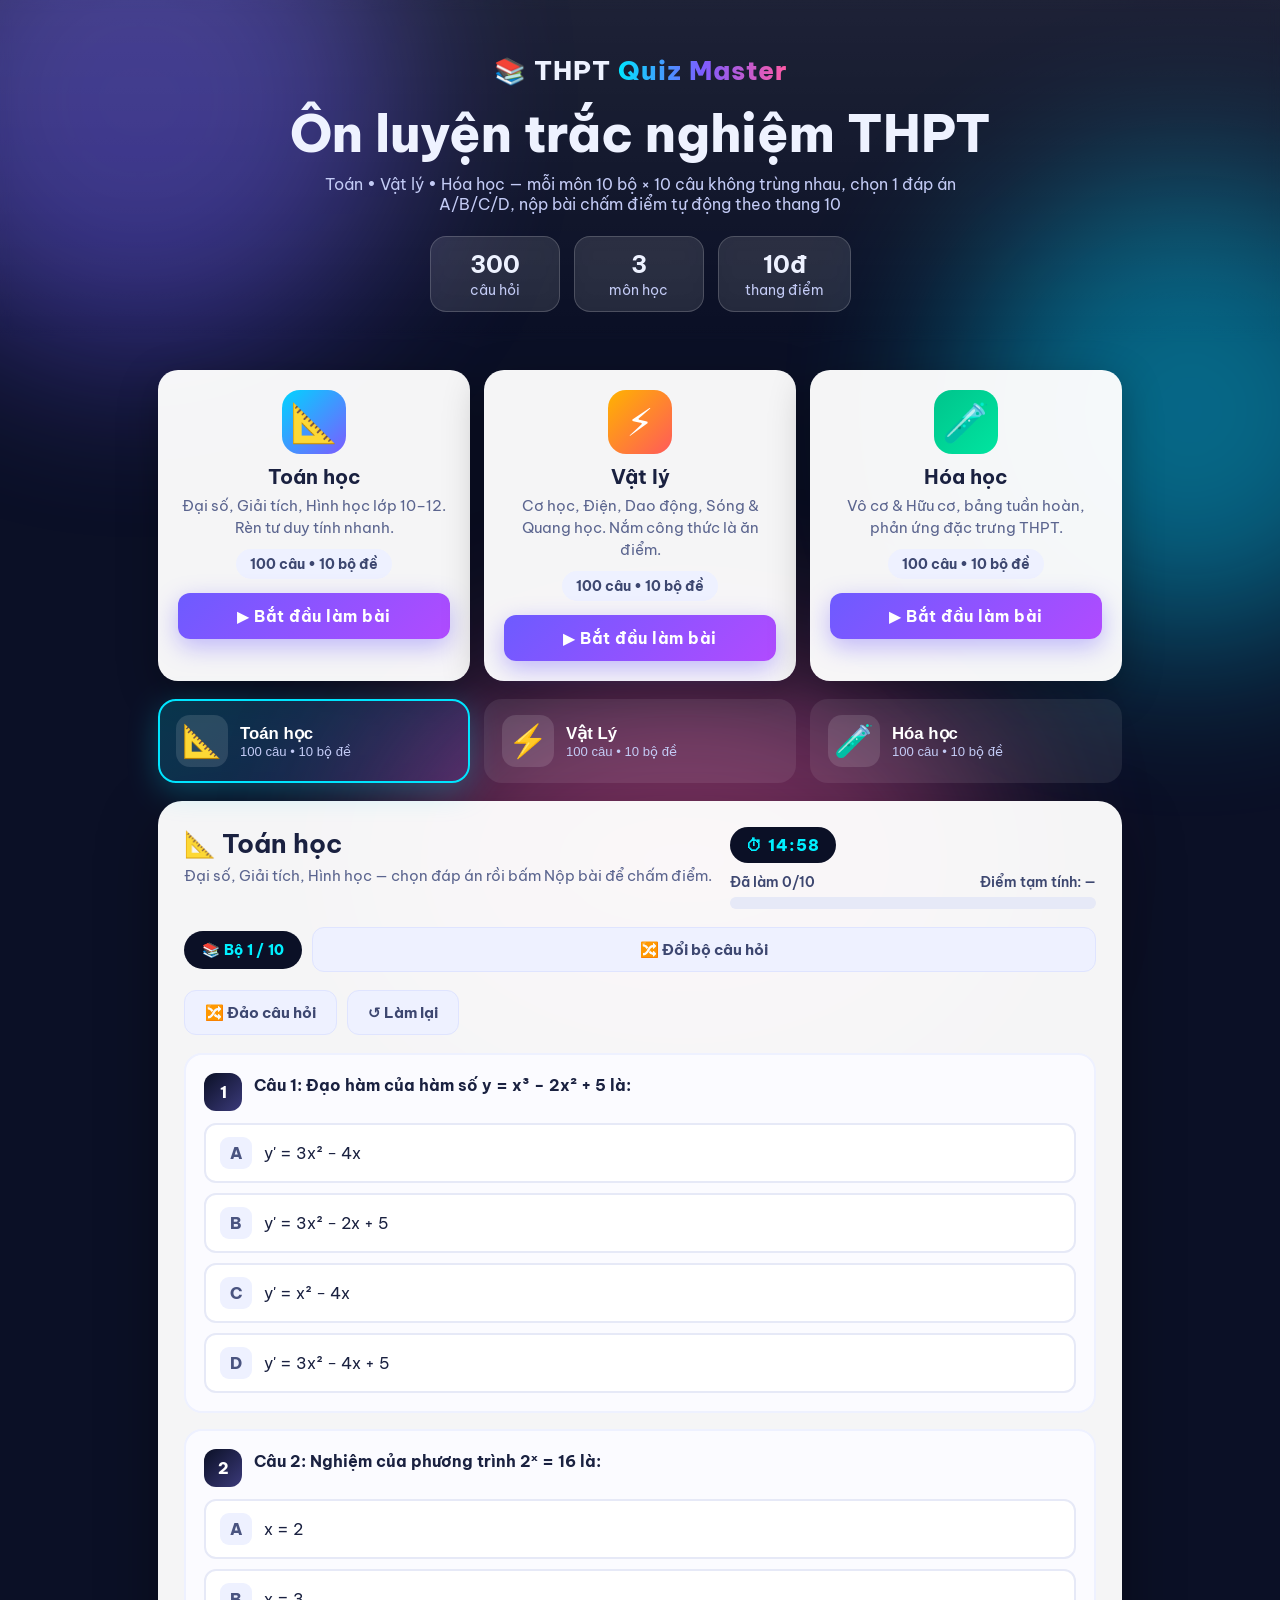
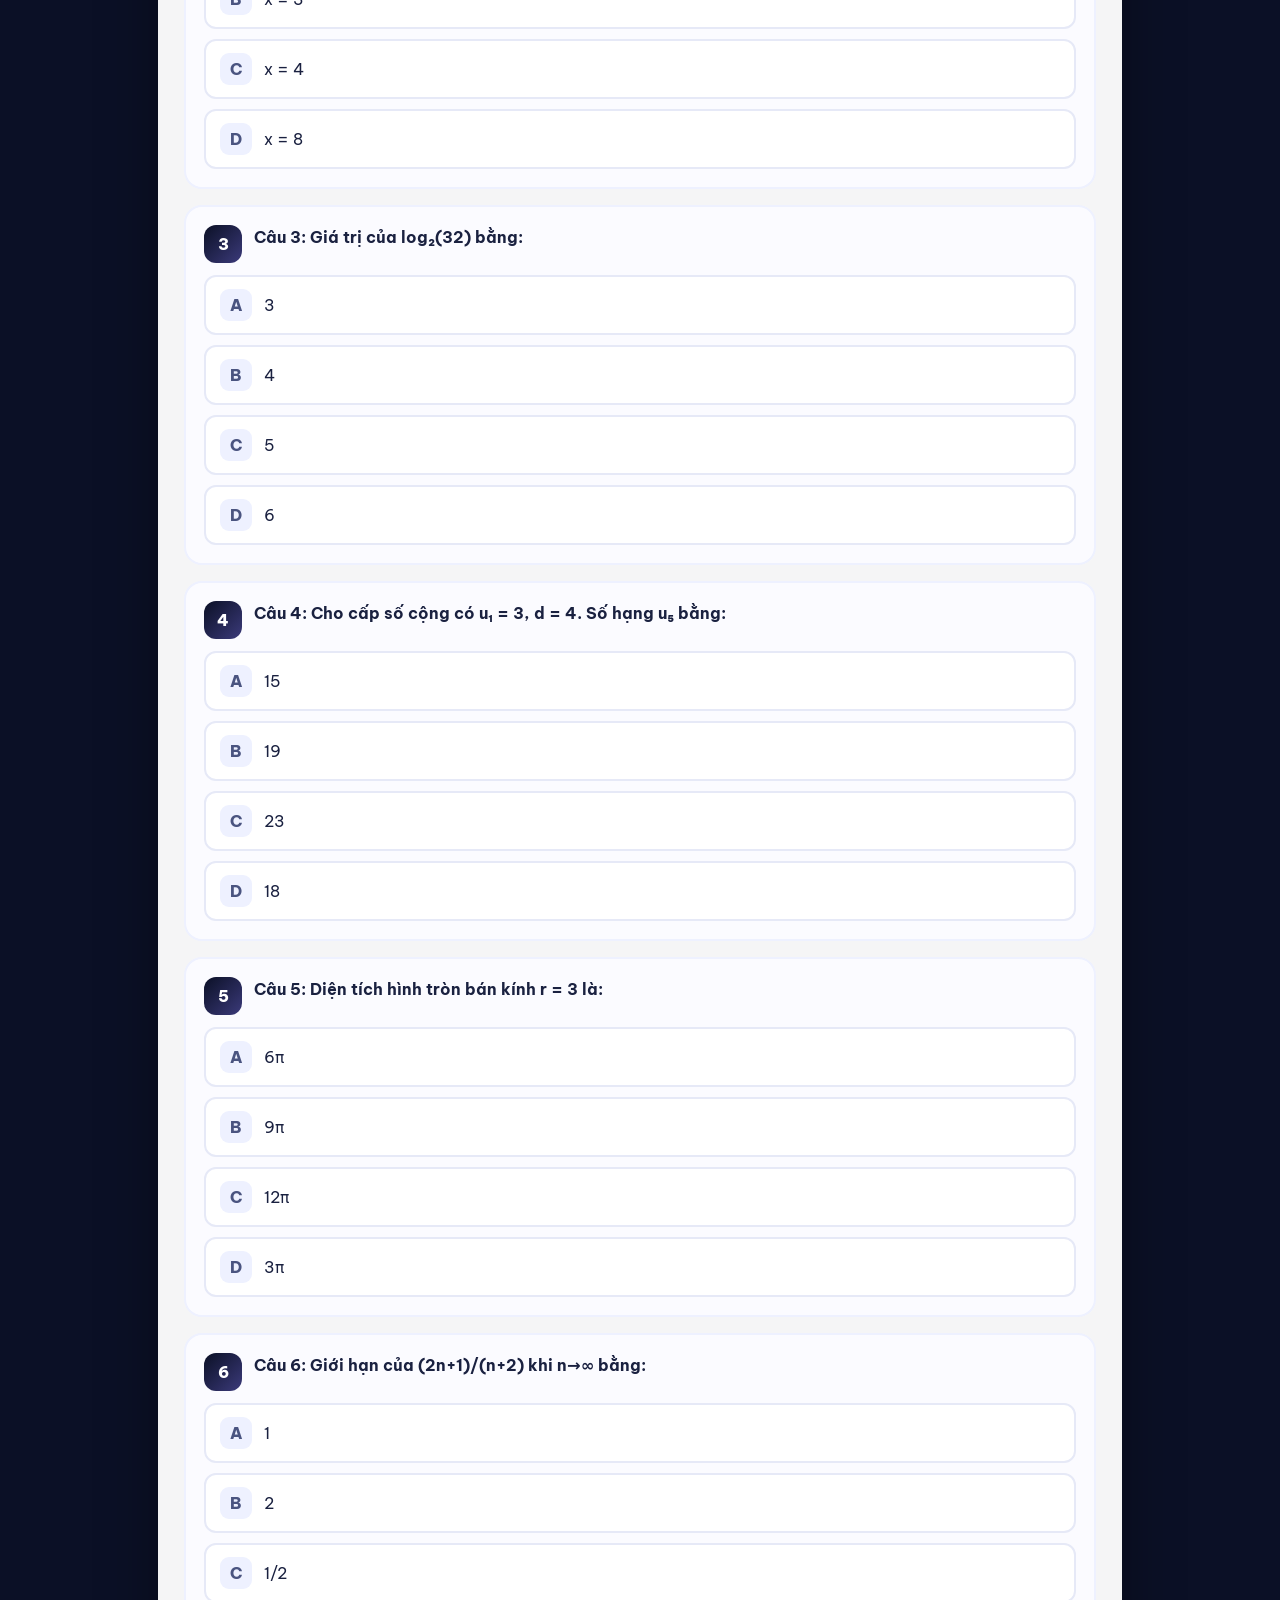
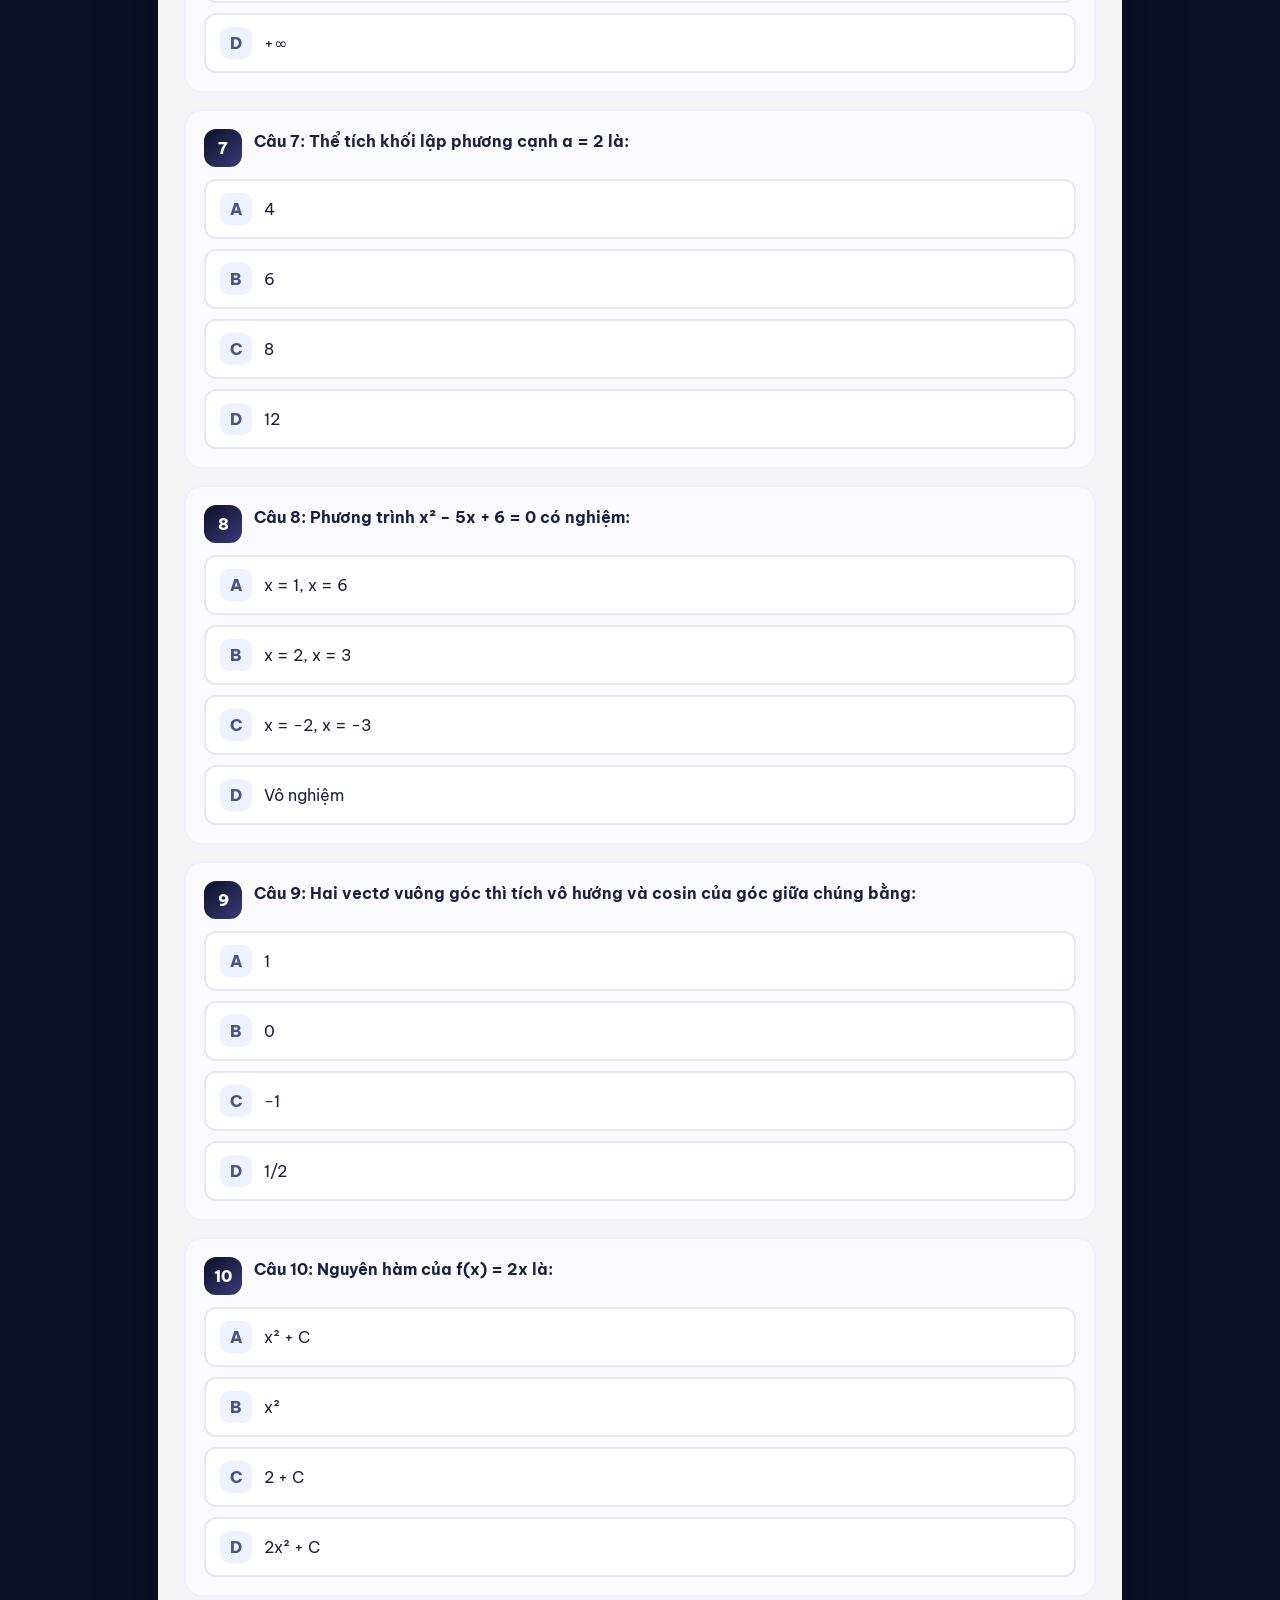
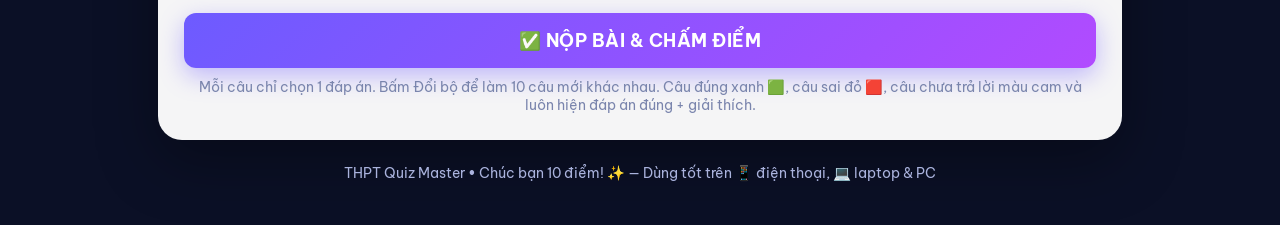
<file: index.html>
<!DOCTYPE html>
<html lang="vi">
<head>
<meta charset="UTF-8">
<meta name="viewport" content="width=device-width, initial-scale=1.0">
<title>THPT Quiz Master — Trắc nghiệm Toán • Lý • Hóa</title>
<link rel="stylesheet" href="style.css">
<link rel="preconnect" href="https://fonts.googleapis.com">
<link href="https://fonts.googleapis.com/css2?family=Be+Vietnam+Pro:wght@400;500;600;700;800&display=swap" rel="stylesheet">
</head>
<body>
<div class="bg-blob b1"></div>
<div class="bg-blob b2"></div>
<div class="bg-blob b3"></div>

<header class="hero">
  <div class="hero-inner">
    <div class="logo">📚 THPT <span>Quiz Master</span></div>
    <h1>Ôn luyện trắc nghiệm THPT</h1>
    <p>Toán • Vật lý • Hóa học — mỗi môn 10 bộ × 10 câu không trùng nhau, chọn 1 đáp án A/B/C/D, nộp bài chấm điểm tự động theo thang 10</p>
    <div class="stats">
      <div class="stat"><strong id="statTotal">300</strong><span>câu hỏi</span></div>
      <div class="stat"><strong>3</strong><span>môn học</span></div>
      <div class="stat"><strong>10đ</strong><span>thang điểm</span></div>
    </div>
  </div>
</header>

<main class="container">
  <!-- Khu vực chuyển đổi 3 môn: mỗi môn có biểu tượng, mô tả, nút bắt đầu -->
  <section class="cards" id="subjectCards">
    <div class="card">
      <div class="card-icon math">📐</div>
      <h3>Toán học</h3>
      <p>Đại số, Giải tích, Hình học lớp 10–12. Rèn tư duy tính nhanh.</p>
      <div class="card-meta" id="cardCountToan">100 câu • 10 bộ đề</div>
      <button class="btn primary" data-goto="toan">▶ Bắt đầu làm bài</button>
    </div>
    <div class="card">
      <div class="card-icon phys">⚡</div>
      <h3>Vật lý</h3>
      <p>Cơ học, Điện, Dao động, Sóng & Quang học. Nắm công thức là ăn điểm.</p>
      <div class="card-meta" id="cardCountLy">100 câu • 10 bộ đề</div>
      <button class="btn primary" data-goto="ly">▶ Bắt đầu làm bài</button>
    </div>
    <div class="card">
      <div class="card-icon chem">🧪</div>
      <h3>Hóa học</h3>
      <p>Vô cơ & Hữu cơ, bảng tuần hoàn, phản ứng đặc trưng THPT.</p>
      <div class="card-meta" id="cardCountHoa">100 câu • 10 bộ đề</div>
      <button class="btn primary" data-goto="hoa">▶ Bắt đầu làm bài</button>
    </div>
  </section>

  <nav class="subjects" id="subjectTabs" aria-label="Chuyển môn học">
    <button class="tab active" data-subject="toan">
      <span class="icon">📐</span>
      <span><b>Toán học</b><i>100 câu • 10 bộ đề</i></span>
    </button>
    <button class="tab" data-subject="ly">
      <span class="icon">⚡</span>
      <span><b>Vật Lý</b><i>100 câu • 10 bộ đề</i></span>
    </button>
    <button class="tab" data-subject="hoa">
      <span class="icon">🧪</span>
      <span><b>Hóa học</b><i>100 câu • 10 bộ đề</i></span>
    </button>
  </nav>

  <section class="board" id="board">
    <div class="board-head">
      <div>
        <h2 id="subjectTitle">📐 Toán học</h2>
        <p id="subjectDesc">Đại số, Giải tích, Hình học — chọn đáp án rồi bấm Nộp bài để chấm điểm.</p>
      </div>
      <div class="head-right">
        <div class="timer" id="timer">⏱ 15:00</div>
        <div class="progress-wrap">
          <div class="progress-info"><span id="progressText">Đã làm 0/10</span><span id="scoreLive">Điểm tạm tính: —</span></div>
          <div class="progress"><div id="progressBar"></div></div>
        </div>
      </div>
    </div>

    <div class="setbar">
      <span class="set-pill" id="setInfo">📚 Bộ 1 / 10</span>
      <button class="btn ghost" id="btnSet">🔀 Đổi bộ câu hỏi</button>
    </div>

    <div class="actions-top">
      <button class="btn ghost" id="btnShuffle">🔀 Đảo câu hỏi</button>
      <button class="btn ghost" id="btnReset">↺ Làm lại</button>
    </div>

    <div id="quiz"></div>

    <div class="submit-zone">
      <button class="btn primary" id="btnSubmit">✅ NỘP BÀI & CHẤM ĐIỂM</button>
      <p class="hint">Mỗi câu chỉ chọn 1 đáp án. Bấm Đổi bộ để làm 10 câu mới khác nhau. Câu đúng xanh 🟩, câu sai đỏ 🟥, câu chưa trả lời màu cam và luôn hiện đáp án đúng + giải thích.</p>
    </div>

    <div class="result hidden" id="resultBox">
      <div class="result-card">
        <div class="ring" id="scoreRing"><span id="scoreNum">0</span><small>/10</small></div>
        <div class="result-text">
          <h3 id="resultTitle">Hoàn thành!</h3>
          <p id="resultDetail"></p>
          <div class="stat-grid">
            <div class="rstat ok"><strong id="rCorrect">0</strong><span>✅ Đúng</span></div>
            <div class="rstat bad"><strong id="rWrong">0</strong><span>❌ Sai</span></div>
            <div class="rstat none"><strong id="rBlank">0</strong><span>⚪ Chưa trả lời</span></div>
            <div class="rstat pct"><strong id="rPct">0%</strong><span>📊 % đúng</span></div>
          </div>
          <div class="result-btns">
            <button class="btn primary" id="btnRetry">🔁 Làm lại bài</button>
            <button class="btn ghost" id="btnNext">Tiếp môn sau →</button>
          </div>
        </div>
      </div>
    </div>
  </section>

  <footer>THPT Quiz Master • Chúc bạn 10 điểm! ✨ — Dùng tốt trên 📱 điện thoại, 💻 laptop & PC</footer>
</main>
<script src="script.js"></script>
</body>
</html>
</file>
<file: style.css>
*{box-sizing:border-box;margin:0;padding:0}
body{font-family:'Be Vietnam Pro',system-ui,sans-serif;background:#0b1026;color:#eef2ff;min-height:100vh;overflow-x:hidden}
.bg-blob{position:fixed;border-radius:50%;filter:blur(90px);opacity:.45;z-index:0;pointer-events:none}
.b1{width:520px;height:520px;background:#6d5bff;top:-160px;left:-120px}
.b2{width:460px;height:460px;background:#00d4ff;top:20%;right:-140px}
.b3{width:600px;height:400px;background:#ff5aa5;bottom:-160px;left:30%}
.hero{position:relative;z-index:1;text-align:center;padding:54px 20px 30px;background:linear-gradient(180deg,rgba(255,255,255,.08),transparent);backdrop-filter:blur(6px)}
.hero-inner{max-width:900px;margin:auto}
.logo{font-size:1.6rem;font-weight:800;letter-spacing:1px}
.logo span{background:linear-gradient(90deg,#00e5ff,#7c5cff,#ff5aa5);-webkit-background-clip:text;background-clip:text;color:transparent}
.hero h1{font-size:clamp(2rem,5vw,3.2rem);margin:14px 0 8px;font-weight:800}
.hero p{color:#c3cbf5;max-width:640px;margin:0 auto}
.stats{display:flex;gap:14px;justify-content:center;margin-top:22px;flex-wrap:wrap}
.stat{background:rgba(255,255,255,.1);border:1px solid rgba(255,255,255,.18);border-radius:16px;padding:12px 26px;min-width:130px;backdrop-filter:blur(12px)}
.stat strong{display:block;font-size:1.5rem}
.stat span{font-size:.85rem;color:#c3cbf5}
.container{position:relative;z-index:1;max-width:1000px;margin:0 auto;padding:10px 18px 40px}
/* Cards trang chủ */
.cards{display:grid;grid-template-columns:repeat(3,1fr);gap:14px;margin:18px 0}
.card{background:rgba(255,255,255,.96);color:#1a2140;border-radius:20px;padding:20px;text-align:center;box-shadow:0 12px 40px rgba(0,0,0,.3)}
.card-icon{font-size:2.4rem;width:64px;height:64px;display:grid;place-items:center;border-radius:18px;margin:0 auto 10px}
.card-icon.math{background:linear-gradient(135deg,#00d4ff,#7c5cff);color:#fff}
.card-icon.phys{background:linear-gradient(135deg,#ffb300,#ff5a5a);color:#fff}
.card-icon.chem{background:linear-gradient(135deg,#00c48c,#00e5a0);color:#fff}
.card h3{font-size:1.25rem;margin-bottom:6px}
.card p{color:#5b658f;font-size:.92rem;min-height:44px;line-height:1.5}
.card-meta{font-weight:700;color:#3d4770;font-size:.85rem;background:#eef1ff;border-radius:999px;display:inline-block;padding:6px 14px;margin:10px 0 14px}
.card .btn.primary{width:100%;font-size:1rem;padding:13px}
.subjects{display:grid;grid-template-columns:repeat(3,1fr);gap:14px;margin:18px 0}
.tab{display:flex;gap:12px;align-items:center;text-align:left;background:rgba(255,255,255,.08);border:2px solid transparent;color:#fff;border-radius:18px;padding:14px 16px;cursor:pointer;transition:.2s}
.tab .icon{font-size:2rem;background:rgba(255,255,255,.12);width:52px;height:52px;display:grid;place-items:center;border-radius:14px;flex-shrink:0}
.tab b{display:block;font-size:1.05rem}
.tab i{font-style:normal;font-size:.82rem;color:#c3cbf5}
.tab:hover{transform:translateY(-2px);background:rgba(255,255,255,.13)}
.tab.active{border-color:#00e5ff;background:linear-gradient(135deg,rgba(0,229,255,.18),rgba(124,92,255,.18));box-shadow:0 8px 30px rgba(0,229,255,.25)}
.board{background:rgba(255,255,255,.96);color:#1a2140;border-radius:24px;padding:26px;box-shadow:0 20px 60px rgba(0,0,0,.35)}
.board-head{display:flex;justify-content:space-between;gap:18px;flex-wrap:wrap;align-items:flex-start}
.board-head h2{font-size:1.6rem}
.board-head p{color:#5b658f;margin-top:6px;font-size:.95rem}
.head-right{min-width:280px;flex:1;max-width:380px}
.timer{display:inline-block;background:#0b1026;color:#00f0ff;font-weight:800;padding:8px 16px;border-radius:999px;margin-bottom:10px;letter-spacing:1px}
.timer.danger{background:#ff2d6f;color:#fff;animation:blink 1s infinite}
@keyframes blink{50%{opacity:.6}}
.progress-info{display:flex;justify-content:space-between;font-size:.85rem;font-weight:600;color:#3d4770;margin-bottom:6px;gap:8px;flex-wrap:wrap}
.progress{background:#e6e9f7;border-radius:999px;height:12px;overflow:hidden}
.progress div{height:100%;width:0;background:linear-gradient(90deg,#00d4ff,#7c5cff,#ff5aa5);transition:width .3s;border-radius:999px}
.actions-top{display:flex;gap:10px;margin:18px 0;flex-wrap:wrap}
.setbar{display:flex;gap:10px;margin:18px 0 0;flex-wrap:wrap;align-items:center}
.set-pill{font-weight:800;font-size:.9rem;background:#0b1026;color:#00f0ff;border-radius:999px;padding:10px 18px;letter-spacing:.3px}
.setbar .btn.ghost{flex:1;min-width:200px}
.btn{border:none;border-radius:12px;padding:12px 20px;font-weight:700;font-size:.95rem;cursor:pointer;transition:.18s;font-family:inherit}
.btn.primary{background:linear-gradient(135deg,#6d5bff,#b14bff);color:#fff;box-shadow:0 8px 24px rgba(109,91,255,.4);width:100%;font-size:1.1rem;padding:16px;letter-spacing:.5px}
.btn.primary:hover{transform:translateY(-2px);box-shadow:0 12px 30px rgba(109,91,255,.55)}
.btn.ghost{background:#eef1ff;color:#3d4770;border:1px solid #dfe4ff}
.btn.ghost:hover{background:#e0e6ff}
.q-card{border:2px solid #eef1ff;border-radius:18px;padding:18px;margin-bottom:16px;transition:.2s;background:#fbfbff}
.q-card.answered{border-color:#c9d2ff;background:#f5f7ff}
.q-card.correct{border-color:#00c48c;background:#ecfff7}
.q-card.wrong{border-color:#ff4d6d;background:#fff0f3}
.q-card.blank{border-color:#ff9f1c;background:#fff8ec}
.q-top{display:flex;gap:12px;align-items:flex-start;margin-bottom:12px}
.q-num{flex-shrink:0;width:38px;height:38px;border-radius:12px;display:grid;place-items:center;font-weight:800;background:linear-gradient(135deg,#0b1026,#3b3a7a);color:#fff}
.q-card.correct .q-num{background:linear-gradient(135deg,#00c48c,#00e5a0)}
.q-card.wrong .q-num{background:linear-gradient(135deg,#ff4d6d,#ff7a5a)}
.q-card.blank .q-num{background:linear-gradient(135deg,#ff9f1c,#ff6b35)}
.q-text{font-weight:700;font-size:1.02rem;line-height:1.5}
.badge{display:inline-block;font-size:.75rem;font-weight:800;border-radius:999px;padding:3px 10px;margin-top:6px}
.badge.ok{background:#d9ffee;color:#05603f}
.badge.bad{background:#ffe0e7;color:#8f1030}
.badge.none{background:#ffedd5;color:#8a4b00}
.opts{display:grid;gap:10px;margin-top:10px}
.opt{display:flex;gap:12px;align-items:center;text-align:left;background:#fff;border:2px solid #e6e9f7;border-radius:12px;padding:12px 14px;cursor:pointer;font-size:.97rem;transition:.15s;width:100%;color:#1a2140;font-family:inherit}
.opt:hover{border-color:#7c5cff;background:#f3f0ff}
.opt .key{width:32px;height:32px;border-radius:9px;background:#eef1ff;display:grid;place-items:center;font-weight:800;flex-shrink:0;color:#4a5480}
.opt.selected{border-color:#7c5cff;background:#efeaff;box-shadow:0 4px 14px rgba(124,92,255,.25)}
.opt.correct{border-color:#00c48c!important;background:#d9ffee!important;color:#05603f;font-weight:700}
.opt.correct .key{background:#00c48c;color:#fff}
.opt.wrong{border-color:#ff4d6d!important;background:#ffe0e7!important;color:#8f1030;font-weight:700}
.opt.wrong .key{background:#ff4d6d;color:#fff}
.opt:disabled{cursor:default;opacity:1}
.explain{margin-top:12px;background:#0b1026;color:#d8e0ff;border-radius:12px;padding:12px 14px;font-size:.9rem;line-height:1.55;display:none}
.q-card.graded .explain{display:block}
.explain b{color:#00f0ff}
.submit-zone{margin-top:10px}
.hint{text-align:center;color:#7a85ad;font-size:.88rem;margin-top:10px}
.result{margin-top:20px}
.result.hidden{display:none}
.result-card{display:flex;gap:22px;align-items:center;background:linear-gradient(135deg,#0b1026,#2a2a6e);color:#fff;border-radius:20px;padding:22px;flex-wrap:wrap}
.ring{width:110px;height:110px;border-radius:50%;display:grid;place-items:center;background:conic-gradient(#00e5ff var(--p,0%),rgba(255,255,255,.15) 0);position:relative;flex-shrink:0;font-size:1.6rem;font-weight:800}
.ring::after{content:'';position:absolute;inset:10px;background:#151b3d;border-radius:50%}
.ring span,.ring small{position:relative;z-index:1}
.ring small{font-size:.9rem;opacity:.7;margin-top:18px;margin-left:2px}
.result-text{flex:1;min-width:240px}
.result-text h3{font-size:1.4rem;margin-bottom:6px}
.result-text p{color:#c3cbf5;line-height:1.6}
.stat-grid{display:grid;grid-template-columns:repeat(4,1fr);gap:10px;margin-top:14px}
.rstat{background:rgba(255,255,255,.1);border:1px solid rgba(255,255,255,.18);border-radius:14px;padding:10px;text-align:center}
.rstat strong{display:block;font-size:1.3rem}
.rstat span{font-size:.8rem;color:#c3cbf5}
.rstat.ok strong{color:#00e5a0}
.rstat.bad strong{color:#ff7a9a}
.rstat.none strong{color:#ffbe55}
.rstat.pct strong{color:#00e5ff}
.result-btns{display:flex;gap:10px;margin-top:14px;flex-wrap:wrap}
.result-btns .btn.primary{width:auto;flex:1;min-width:180px}
.result-btns .btn.ghost{background:#fff}
footer{text-align:center;color:#aab3dd;margin-top:22px;font-size:.9rem;line-height:1.6}
@media(max-width:750px){.subjects{grid-template-columns:1fr}.cards{grid-template-columns:1fr}.board{padding:18px}.head-right{max-width:none}.stat-grid{grid-template-columns:repeat(2,1fr)}}
</file>
